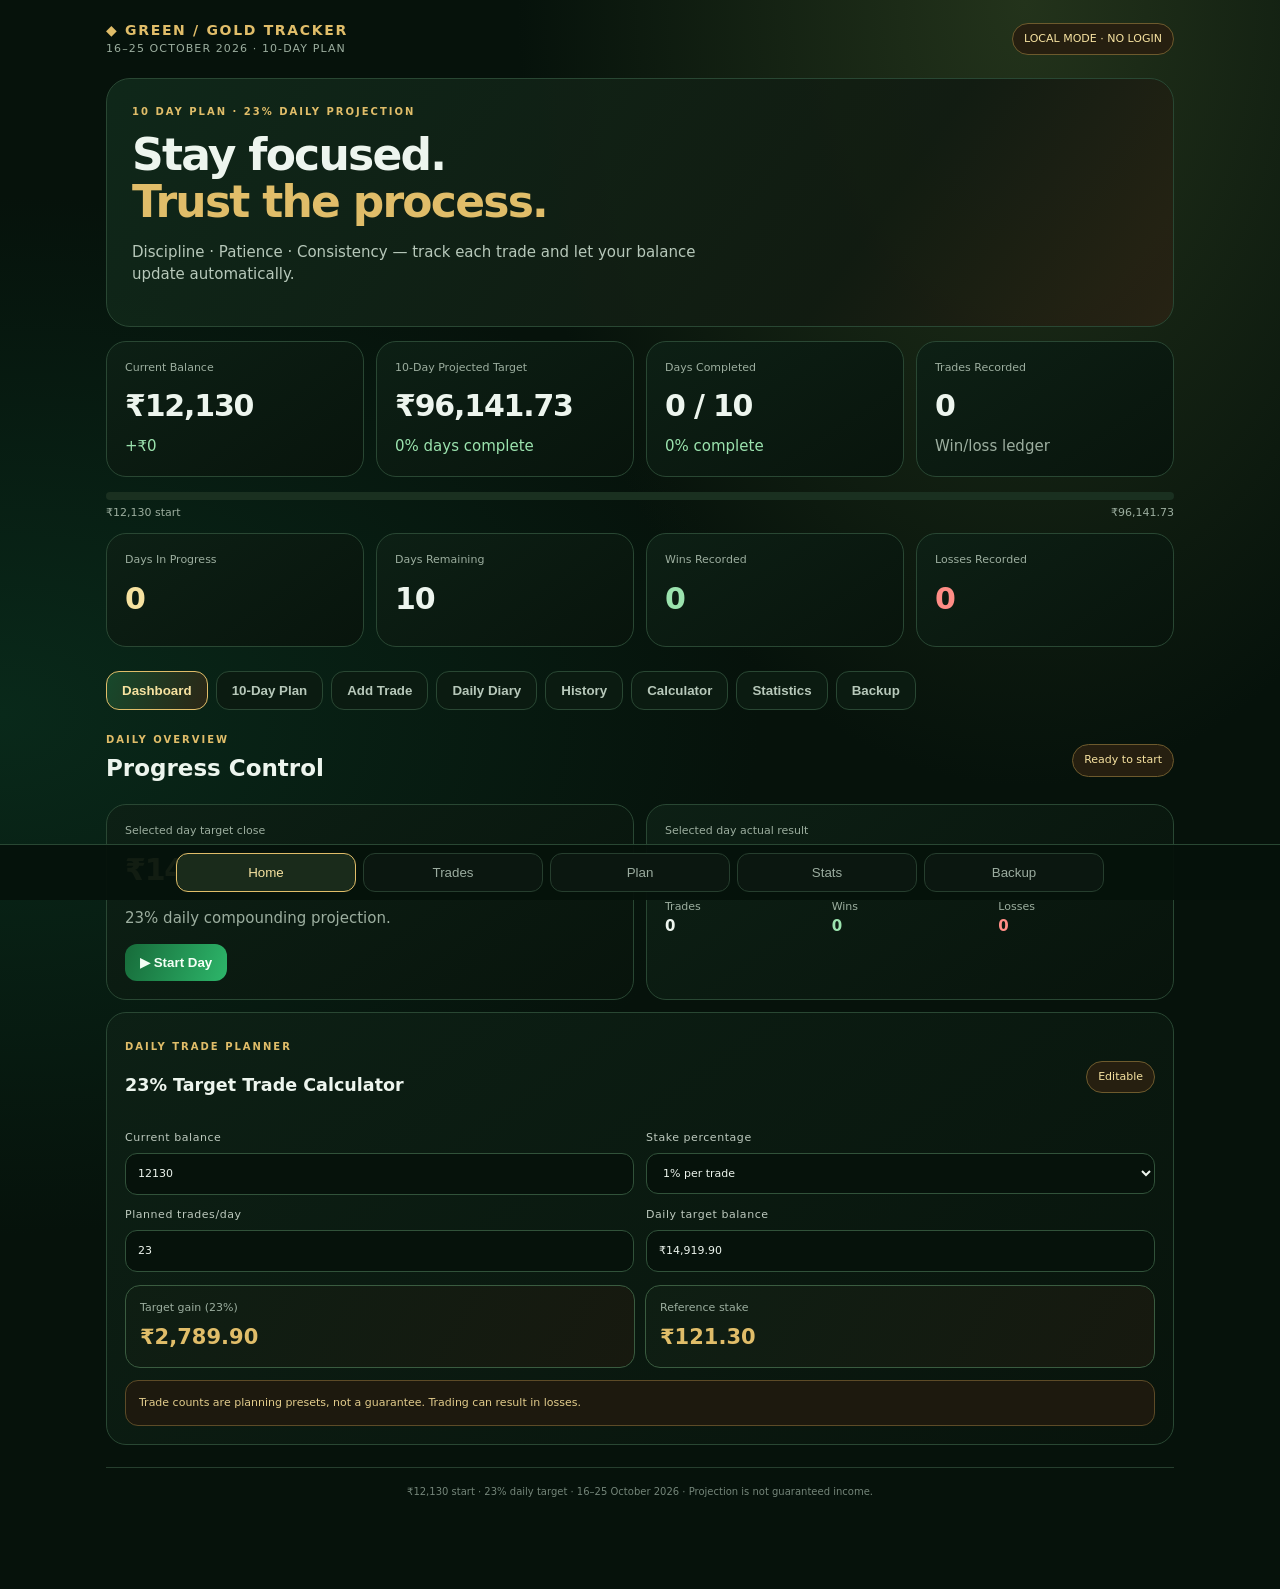
<file: index.html>
<!DOCTYPE html>
<html lang="en"><head><meta charset="UTF-8"><meta name="viewport" content="width=device-width,initial-scale=1"><meta name="theme-color" content="#07140c"><title>₹12,130 → 23% Daily | 16–25 October</title>
<style>
:root{--bg:#06120b;--panel:#0b1b11;--line:#294733;--green:#39bf70;--green2:#9be3ae;--gold:#e0bd69;--gold2:#f6e2a0;--text:#edf5ee;--muted:#9cae9f;--red:#ff8d86}
*{box-sizing:border-box}body{margin:0;background:radial-gradient(ellipse at 80% 0%,#23331b 0,transparent 35%),radial-gradient(ellipse at 0% 45%,#09291a 0,transparent 42%),var(--bg);color:var(--text);font:15px/1.5 system-ui,-apple-system,Segoe UI,Roboto,Arial}.wrap{max-width:1100px;margin:auto;padding:20px 16px 90px}.top{display:flex;justify-content:space-between;align-items:center;gap:12px;margin-bottom:20px}.brand{font-weight:900;letter-spacing:.12em;color:var(--gold);font-size:14px}.sub{color:var(--muted);font-size:11px;letter-spacing:.1em}.pill{border:1px solid #6d5a2d;background:#261f10;color:var(--gold2);padding:7px 11px;border-radius:999px;font-size:11px}.hero{padding:25px;border:1px solid var(--line);border-radius:24px;background:linear-gradient(125deg,#10291aee,#111b11ee 70%,#292314ee);margin-bottom:14px}.kicker{color:var(--gold);font-size:10px;font-weight:800;letter-spacing:.2em}.hero h1{font-size:clamp(28px,5vw,44px);line-height:1.08;letter-spacing:-.04em;margin:12px 0}.hero h1 span{color:var(--gold)}.hero p{color:#b7c8ba;max-width:620px}.stats{display:grid;grid-template-columns:repeat(4,1fr);gap:12px;margin:14px 0}.card{border:1px solid var(--line);border-radius:20px;background:linear-gradient(145deg,#0d2015f5,#08140cf5);padding:18px;min-width:0}.card small{color:var(--muted);display:block;font-size:11px}.big{font-size:clamp(20px,3vw,30px);font-weight:850;letter-spacing:-.04em;margin:7px 0}.green{color:var(--green2)}.gold{color:var(--gold2)}.muted{color:var(--muted)}.progress{height:8px;background:#1a3020;border-radius:99px;overflow:hidden;margin:15px 0 5px}.progress i{display:block;height:100%;background:linear-gradient(90deg,#19834a,var(--green),var(--gold));width:0;transition:width .3s}.range{display:flex;justify-content:space-between;color:var(--muted);font-size:11px}.tabs{display:flex;gap:8px;overflow-x:auto;padding:10px 0 14px;margin:8px 0}.tab{white-space:nowrap;border:1px solid var(--line);background:#0b1b11;color:#b7c8ba;border-radius:13px;padding:11px 15px;font-weight:700}.tab.active{border-color:var(--gold);background:linear-gradient(110deg,#17492c,#2b2616);color:var(--gold2)}.panel{display:none}.panel.active{display:block}.head{display:flex;justify-content:space-between;align-items:center;gap:12px;margin:8px 0 15px}.head h2{font-size:23px;margin:4px 0}.grid2{display:grid;grid-template-columns:1fr 1fr;gap:12px}.grid3{display:grid;grid-template-columns:repeat(3,1fr);gap:10px}.form{display:grid;grid-template-columns:repeat(2,1fr);gap:12px}.form label{display:flex;flex-direction:column;gap:6px;font-size:11px;color:#bdc9be;letter-spacing:.05em}.form input,.form select,.form textarea{width:100%;border:1px solid #31523a;background:#06120b;color:var(--text);padding:12px;border-radius:12px;outline:none;font:inherit}.btn{border:1px solid #4d694a;border-radius:12px;padding:11px 15px;background:#10291a;color:#c8f0d0;font-weight:800;cursor:pointer}.btn.primary{background:linear-gradient(110deg,#176b3a,#2db66a);border:0;color:#f4fff6}.btn.goldbtn{background:linear-gradient(110deg,#302713,#47391a);border-color:#8d7136;color:var(--gold2)}.btn.danger{border-color:#75413b;background:#2a1514;color:#ffaaa0}.actions{display:flex;gap:8px;flex-wrap:wrap;margin-top:13px}.resultgrid{display:grid;grid-template-columns:repeat(2,1fr);gap:10px;margin-top:13px}.result{background:linear-gradient(120deg,#0e1e13,#17190f);border:1px solid #3a5c40;border-radius:15px;padding:14px}.result small{display:block;color:var(--muted);font-size:11px}.result strong{display:block;color:var(--gold);font-size:21px;margin-top:5px}.notice{border:1px solid #5d4b27;background:#1d190e;color:#e2cc8c;padding:13px;border-radius:13px;font-size:11px;line-height:1.6;margin-top:12px}.tablewrap{overflow:auto;border:1px solid var(--line);border-radius:14px}.table{border-collapse:collapse;width:100%;min-width:700px}.table th,.table td{text-align:left;padding:12px;border-bottom:1px solid #203528;font-size:11px;white-space:nowrap}.table th{background:#102017;color:#b2c0b5;text-transform:uppercase;letter-spacing:.08em;font-size:9px}.table tr:last-child td{border-bottom:0}.table td{color:#d8e3da}.winTxt{color:var(--green2)!important}.lossTxt{color:var(--red)!important}.statrow{display:flex;justify-content:space-between;gap:12px;padding:10px 0;border-bottom:1px solid #203528;font-size:12px}.statrow:last-child{border-bottom:0}.bottomnav{position:fixed;bottom:0;left:0;right:0;display:flex;gap:7px;justify-content:center;padding:8px;background:#06120bf2;border-top:1px solid var(--line);z-index:10}.bottomnav button{background:#0b1710;border:1px solid #263e2e;color:#9bac9f;border-radius:12px;padding:11px 15px;flex:1;max-width:180px}.bottomnav button.active{color:var(--gold2);border-color:var(--gold);background:#1a2b1b}.empty{text-align:center;padding:22px;color:var(--muted)}footer{text-align:center;color:#748579;border-top:1px solid #263e2e;margin-top:22px;padding-top:16px;font-size:10px}@media(max-width:760px){.stats{grid-template-columns:repeat(2,1fr)}.grid2{grid-template-columns:1fr}.hero{padding:22px}.card{padding:15px}.bottomnav button{padding:10px 7px;font-size:11px}}@media(max-width:420px){.form{grid-template-columns:1fr}.hero h1{font-size:31px}.stats{gap:8px}.big{font-size:22px}}
</style></head><body><div class="wrap">
<header class="top"><div><div class="brand">◆ GREEN / GOLD TRACKER</div><div class="sub">16–25 OCTOBER 2026 · 10-DAY PLAN</div></div><span class="pill">LOCAL MODE · NO LOGIN</span></header>
<section class="hero"><div class="kicker">10 DAY PLAN · 23% DAILY PROJECTION</div><h1>Stay focused.<br><span>Trust the process.</span></h1><p>Discipline · Patience · Consistency — track each trade and let your balance update automatically.</p></section>
<section class="stats">
<div class="card"><small>Current Balance</small><div class="big" id="currentBalance">₹12,130</div><span class="green" id="pnl">+₹0</span></div>
<div class="card"><small>10-Day Projected Target</small><div class="big" id="targetBalance">₹96,142</div><span class="green" id="progressPct">0%</span></div>
<div class="card"><small>Days Completed</small><div class="big" id="completedCount">0 / 10</div><span class="green" id="completedMeta">0% complete</span></div>
<div class="card"><small>Trades Recorded</small><div class="big" id="tradeTotal">0</div><span class="muted">Win/loss ledger</span></div>
</section>
<div class="progress"><i id="progressBar"></i></div><div class="range"><span>₹12,130 start</span><span id="rangeTarget">₹96,142 target</span></div>
<section class="stats" style="margin-top:12px">
<div class="card"><small>Days In Progress</small><div class="big gold" id="inProgressCount">0</div></div>
<div class="card"><small>Days Remaining</small><div class="big" id="remainingCount">10</div></div>
<div class="card"><small>Wins Recorded</small><div class="big green" id="winsCount">0</div></div>
<div class="card"><small>Losses Recorded</small><div class="big" id="lossesCount" style="color:var(--red)">0</div></div>
</section>
<nav class="tabs"><button class="tab active" data-tab="dashboard">Dashboard</button><button class="tab" data-tab="plan">10-Day Plan</button><button class="tab" data-tab="trade">Add Trade</button><button class="tab" data-tab="diary">Daily Diary</button><button class="tab" data-tab="history">History</button><button class="tab" data-tab="calculator">Calculator</button><button class="tab" data-tab="stats">Statistics</button><button class="tab" data-tab="settings">Backup</button></nav>
<section id="dashboard" class="panel active">
<div class="head"><div><div class="kicker">DAILY OVERVIEW</div><h2>Progress Control</h2></div><span class="pill" id="overallStatus">Ready to start</span></div>
<div class="grid2"><div class="card"><small>Selected day target close</small><div class="big gold" id="todayTarget">₹14,919.90</div><p class="muted" id="targetDetail">23% daily compounding projection.</p><div class="actions"><button id="startDayBtn" class="btn primary">▶ Start Day</button><button id="endDayBtn" class="btn goldbtn" style="display:none">■ Mark Day Complete</button></div></div>
<div class="card"><small>Selected day actual result</small><div class="big" id="todayPnl">₹0</div><div class="grid3"><div><small>Trades</small><b id="todayTrades">0</b></div><div><small>Wins</small><b class="green" id="todayWins">0</b></div><div><small>Losses</small><b style="color:var(--red)" id="todayLosses">0</b></div></div></div></div>
<div class="card" style="margin-top:12px"><div class="head"><div><div class="kicker">DAILY TRADE PLANNER</div><h3>23% Target Trade Calculator</h3></div><span class="pill">Editable</span></div><div class="form"><label>Current balance<input id="dailyCalcBalance" type="number" value="12130"></label><label>Stake percentage<select id="dailyCalcRate"><option value="1">1% per trade</option><option value="2">2% per trade</option></select></label><label>Planned trades/day<input id="dailyCalcTrades" type="number" value="23" readonly></label><label>Daily target balance<input id="dailyCalcTarget" readonly value="₹14,919.90"></label></div><div class="resultgrid"><div class="result"><small>Target gain (23%)</small><strong id="dailyCalcGain">₹2,789.90</strong></div><div class="result"><small>Reference stake</small><strong id="dailyCalcStake">₹121.30</strong></div></div><div class="notice">Trade counts are planning presets, not a guarantee. Trading can result in losses.</div></div>
</section>
<section id="plan" class="panel"><div class="head"><div><div class="kicker">ROADMAP</div><h2>16–25 October Plan</h2></div><span class="pill">10 days</span></div>
<div class="stats"><div class="card"><small>Completed</small><div class="big green" id="planCompleted">0</div></div><div class="card"><small>In Progress</small><div class="big gold" id="planProgress">0</div></div><div class="card"><small>Pending</small><div class="big" id="planPending">10</div></div><div class="card"><small>Win Rate</small><div class="big" id="planWinRate">—</div></div></div>
<div class="tablewrap"><table class="table"><thead><tr><th>Day / Date</th><th>Opening</th><th>Target Gain</th><th>Projected Close</th><th>Actual Close</th><th>Trades</th><th>Wins</th><th>Losses</th><th>Status</th></tr></thead><tbody id="planBody"></tbody></table></div><div class="notice">Projection assumes 23% daily compounding for planning only. Actual results can differ.</div></section>
<section id="trade" class="panel"><div class="head"><div><div class="kicker">TRADE RECORD</div><h2>Add Trade</h2></div><span class="pill" id="tradeCountLabel">0 trades</span></div><div class="card"><div class="form"><label>Day<select id="tradeDay"></select></label><label>Date<input id="tradeDate" type="date"></label><label>Time<input id="tradeTime" type="time"></label><label>Period number<input id="tradePeriod" placeholder="Enter period"></label><label>Start balance<input id="tradeStart" type="number" readonly></label><label>Trade result<select id="tradeOutcome"><option value="win">Win</option><option value="loss">Loss</option></select></label><label>Profit / Loss amount (₹)<input id="tradeAmount" type="number" min="0.01" step="0.01" placeholder="Enter amount"></label><label>Note<input id="tradeNote" placeholder="Optional note"></label></div><div class="actions"><button class="btn primary" id="saveTrade">Save Trade</button></div></div></section>
<section id="diary" class="panel"><div class="head"><div><div class="kicker">DAILY NOTES</div><h2>Daily Diary</h2></div></div><div class="card"><div class="form"><label>Day<select id="diaryDay"></select></label><label>Date<input id="diaryDate" type="date"></label><label style="grid-column:1/-1">Notes<textarea id="diaryNotes" rows="4" placeholder="Write notes for this day"></textarea></label></div><div class="actions"><button class="btn primary" id="saveDiary">Save Notes</button></div></div></section>
<section id="history" class="panel"><div class="head"><div><div class="kicker">RECORDS</div><h2>Trade History</h2></div><button class="btn" id="exportBtn">Export CSV</button></div><div class="tablewrap"><table class="table"><thead><tr><th>#</th><th>Day / Date</th><th>Time</th><th>Period</th><th>Outcome</th><th>P/L</th><th>Start</th><th>End</th><th>Note</th><th></th></tr></thead><tbody id="historyBody"></tbody></table></div></section>
<section id="calculator" class="panel"><div class="head"><div><div class="kicker">TOOLS</div><h2>Calculators</h2></div></div><div class="card"><h3>23% Compound Projection</h3><div class="form"><label>Start balance<input id="calcStart" type="number" value="12130"></label><label>Days<input id="calcDays" type="number" value="10"></label><label>Daily growth (%)<input id="calcRate" type="number" step=".1" value="23"></label></div><div class="result"><small>Projected ending balance</small><strong id="calcResult">₹96,142</strong></div></div></section>
<section id="stats" class="panel"><div class="head"><div><div class="kicker">ANALYTICS</div><h2>Statistics</h2></div></div><div class="stats"><div class="card"><small>Total trades</small><div class="big" id="statTrades">0</div></div><div class="card"><small>Wins</small><div class="big green" id="statWins">0</div></div><div class="card"><small>Losses</small><div class="big" id="statLosses" style="color:var(--red)">0</div></div><div class="card"><small>Net P/L</small><div class="big" id="statPnl">₹0</div></div></div><div class="card"><h3>Daily results</h3><div id="dailyStats"></div></div></section>
<section id="settings" class="panel"><div class="head"><div><div class="kicker">LOCAL DATA</div><h2>Backup & Reset</h2></div></div><div class="card"><p class="muted">No login and no cloud connection. Records are saved only in this browser on this device.</p><div class="actions"><button class="btn primary" id="backupBtn">Download JSON Backup</button><button class="btn danger" id="clearBtn">Clear all local records</button></div></div></section>
<footer>₹12,130 start · 23% daily target · 16–25 October 2026 · Projection is not guaranteed income.</footer></div>
<nav class="bottomnav"><button class="active" data-tab="dashboard">Home</button><button data-tab="trade">Trades</button><button data-tab="plan">Plan</button><button data-tab="stats">Stats</button><button data-tab="settings">Backup</button></nav>
<script>
const START=12130,DAYS=10,RATE=.23,KEY="greenGold12130Oct16to25";
const $=id=>document.getElementById(id), money=n=>"₹"+(Number(n)||0).toLocaleString("en-IN",{minimumFractionDigits:0,maximumFractionDigits:2});
const dates=Array.from({length:DAYS},(_,i)=>{const d=new Date(2026,9,16+i);return `${d.getFullYear()}-${String(d.getMonth()+1).padStart(2,"0")}-${String(d.getDate()).padStart(2,"0")}`});
let data={trades:[],days:{},activeDay:null};try{const old=JSON.parse(localStorage.getItem(KEY)||"null");if(old)data={...data,...old}}catch(e){}
function save(){localStorage.setItem(KEY,JSON.stringify(data))}function day(d){if(!data.days[d])data.days[d]={date:dates[d-1],started:false,completed:false,actual:null,notes:""};return data.days[d]}
function projected(d){return START*Math.pow(1+RATE,d)}function dayTrades(d){return data.trades.filter(t=>+t.day===+d)}function pnl(d){return dayTrades(d).reduce((a,t)=>a+t.result,0)}
function currentBalance(){return data.trades.length?data.trades[data.trades.length-1].end:START}
function showTab(id){document.querySelectorAll(".panel").forEach(p=>p.classList.toggle("active",p.id===id));document.querySelectorAll("[data-tab]").forEach(b=>b.classList.toggle("active",b.dataset.tab===id));window.scrollTo({top:0,behavior:"smooth"})}document.querySelectorAll("[data-tab]").forEach(b=>b.onclick=()=>showTab(b.dataset.tab));
function initSelects(){const opts=dates.map((d,i)=>`<option value="${i+1}">Day ${i+1} · ${d.slice(8,10)} Oct</option>`).join("");$("tradeDay").innerHTML=opts;$("diaryDay").innerHTML=opts}
function render(){
const bal=currentBalance(),target=projected(DAYS),completed=Array.from({length:DAYS},(_,i)=>day(i+1)).filter(x=>x.completed).length,inprog=Array.from({length:DAYS},(_,i)=>day(i+1)).filter(x=>x.started&&!x.completed).length,pending=DAYS-completed-inprog,wins=data.trades.filter(t=>t.outcome==="win").length,losses=data.trades.filter(t=>t.outcome==="loss").length,last=Math.max(0,...Object.keys(data.days).filter(d=>day(d).started||day(d).completed).map(Number)),shown=data.activeDay||Math.min(last+1,DAYS);
$("currentBalance").textContent=money(bal);$("pnl").textContent=(bal>=START?"+":"")+money(bal-START);$("targetBalance").textContent=money(target);$("rangeTarget").textContent=money(target);$("progressPct").textContent=(completed/DAYS*100).toFixed(0)+"% days complete";$("progressBar").style.width=(completed/DAYS*100)+"%";$("completedCount").textContent=`${completed} / ${DAYS}`;$("completedMeta").textContent=Math.round(completed/DAYS*100)+"% complete";$("tradeTotal").textContent=data.trades.length;$("inProgressCount").textContent=inprog;$("remainingCount").textContent=pending;$("winsCount").textContent=wins;$("lossesCount").textContent=losses;$("overallStatus").textContent=completed===DAYS?"Plan complete":inprog?"In progress":"Ready to start";
$("todayPill").textContent=`Day ${shown}`;$("todayTarget").textContent=money(projected(shown));$("targetDetail").textContent=`${dates[shown-1]} · Target gain ${money(projected(shown)-projected(shown-1))}`;$("startDayBtn").style.display=data.activeDay?"none":"inline-block";$("endDayBtn").style.display=data.activeDay?"inline-block":"none";$("todayPnl").textContent=(pnl(shown)>=0?"+":"")+money(pnl(shown));$("todayTrades").textContent=dayTrades(shown).length;$("todayWins").textContent=dayTrades(shown).filter(t=>t.outcome==="win").length;$("todayLosses").textContent=dayTrades(shown).filter(t=>t.outcome==="loss").length;
$("tradeDay").value=shown;$("tradeDate").value=day(shown).date||dates[shown-1];$("tradeTime").value=new Date().toTimeString().slice(0,5);$("tradeStart").value=money(currentBalance());$("tradeCountLabel").textContent=`${data.trades.length} trades`;$("diaryDay").value=shown;$("diaryDate").value=day(shown).date||dates[shown-1];$("diaryNotes").value=day(shown).notes||"";
let rows="";for(let d=1;d<=DAYS;d++){const open=projected(d-1),close=projected(d),x=day(d),ts=dayTrades(d),w=ts.filter(t=>t.outcome==="win").length,l=ts.filter(t=>t.outcome==="loss").length,status=x.completed?"Completed":x.started?"In Progress":"Pending";rows+=`<tr><td><b>Day ${d}</b><br><span class="muted">${dates[d-1]}</span></td><td>${money(open)}</td><td>${money(close-open)}</td><td>${money(close)}</td><td>${x.actual===null?"—":money(x.actual)}</td><td>${ts.length}</td><td class="winTxt">${w}</td><td class="lossTxt">${l}</td><td>${status}</td></tr>`}$("planBody").innerHTML=rows;
$("planCompleted").textContent=completed;$("planProgress").textContent=inprog;$("planPending").textContent=pending;$("planWinRate").textContent=data.trades.length?(wins/data.trades.length*100).toFixed(1)+"%":"—";
$("historyBody").innerHTML=[...data.trades].reverse().map((t,i)=>`<tr><td>${data.trades.length-i}</td><td>Day ${t.day}<br>${t.date}</td><td>${t.time}</td><td>${t.period}</td><td>${t.outcome}</td><td class="${t.result>=0?"winTxt":"lossTxt"}">${t.result>=0?"+":""}${money(t.result)}</td><td>${money(t.start)}</td><td>${money(t.end)}</td><td>${t.note||""}</td><td><button class="btn danger" data-delete="${t.id}">Delete</button></td></tr>`).join("")||'<tr><td colspan="10" class="empty">No trades recorded yet.</td></tr>';document.querySelectorAll("[data-delete]").forEach(b=>b.onclick=()=>{data.trades=data.trades.filter(t=>t.id!==b.dataset.delete);save();render()});
$("statTrades").textContent=data.trades.length;$("statWins").textContent=wins;$("statLosses").textContent=losses;$("statPnl").textContent=money(data.trades.reduce((a,t)=>a+t.result,0));$("dailyStats").innerHTML=Array.from({length:DAYS},(_,i)=>i+1).map(d=>`<div class="statrow"><b>Day ${d} · ${dates[d-1]}</b><span>${dayTrades(d).length} trades · ${dayTrades(d).filter(t=>t.outcome==="win").length}W / ${dayTrades(d).filter(t=>t.outcome==="loss").length}L</span><strong>${money(pnl(d))}</strong></div>`).join("");calcDaily();calcProjection();
}
function calcDaily(){let b=Math.max(0,+$("dailyCalcBalance").value||START),r=+$("dailyCalcRate").value||1;$("dailyCalcTrades").value=r===1?23:12;$("dailyCalcGain").textContent=money(b*.23);$("dailyCalcTarget").value=money(b*1.23);$("dailyCalcStake").textContent=money(b*r/100)}
function calcProjection(){let b=Math.max(0,+$("calcStart").value||START),d=Math.max(1,+$("calcDays").value||DAYS),r=(+$("calcRate").value||23)/100;$("calcResult").textContent=money(b*Math.pow(1+r,d))}
$("startDayBtn").onclick=()=>{if(data.activeDay)return;const d=+$("tradeDay").value||1;data.activeDay=d;day(d).started=true;day(d).date=dates[d-1];save();render()};
$("endDayBtn").onclick=()=>{const d=data.activeDay;if(!d)return;day(d).actual=currentBalance();day(d).completed=true;day(d).started=false;data.activeDay=null;save();render()};
$("saveTrade").onclick=()=>{const d=+$("tradeDay").value,amount=+$("tradeAmount").value,period=$("tradePeriod").value.trim(),outcome=$("tradeOutcome").value;if(!period||!Number.isFinite(amount)||amount<=0){alert("Enter period number and amount greater than zero.");return}const result=outcome==="win"?amount:-amount,start=currentBalance(),end=start+result;data.trades.push({id:String(Date.now()),day:d,date:dates[d-1],time:$("tradeTime").value,period,outcome,result,start,end,note:$("tradeNote").value.trim()});day(d).started=true;data.activeDay=d;$("tradeAmount").value="";$("tradePeriod").value="";$("tradeNote").value="";save();render()};
$("saveDiary").onclick=()=>{const d=+$("diaryDay").value;day(d).notes=$("diaryNotes").value;save();alert("Daily notes saved.")};
$("dailyCalcBalance").oninput=calcDaily;$("dailyCalcRate").onchange=calcDaily;["calcStart","calcDays","calcRate"].forEach(id=>$(id).oninput=calcProjection);
$("backupBtn").onclick=()=>{const blob=new Blob([JSON.stringify(data,null,2)],{type:"application/json"}),a=document.createElement("a");a.href=URL.createObjectURL(blob);a.download="tracker-backup-12130.json";a.click();URL.revokeObjectURL(a.href)};
$("exportBtn").onclick=()=>{const csv=["day,date,time,period,outcome,result,start,end,note",...data.trades.map(t=>[t.day,t.date,t.time,t.period,t.outcome,t.result,t.start,t.end,JSON.stringify(t.note||"")].join(","))].join("\n"),blob=new Blob([csv],{type:"text/csv"}),a=document.createElement("a");a.href=URL.createObjectURL(blob);a.download="trades-12130.csv";a.click();URL.revokeObjectURL(a.href)};
$("clearBtn").onclick=()=>{if(confirm("Clear all records saved locally for this tracker?")){data={trades:[],days:{},activeDay:null};save();render()}};
initSelects();render();
</script></body></html>
</file>
